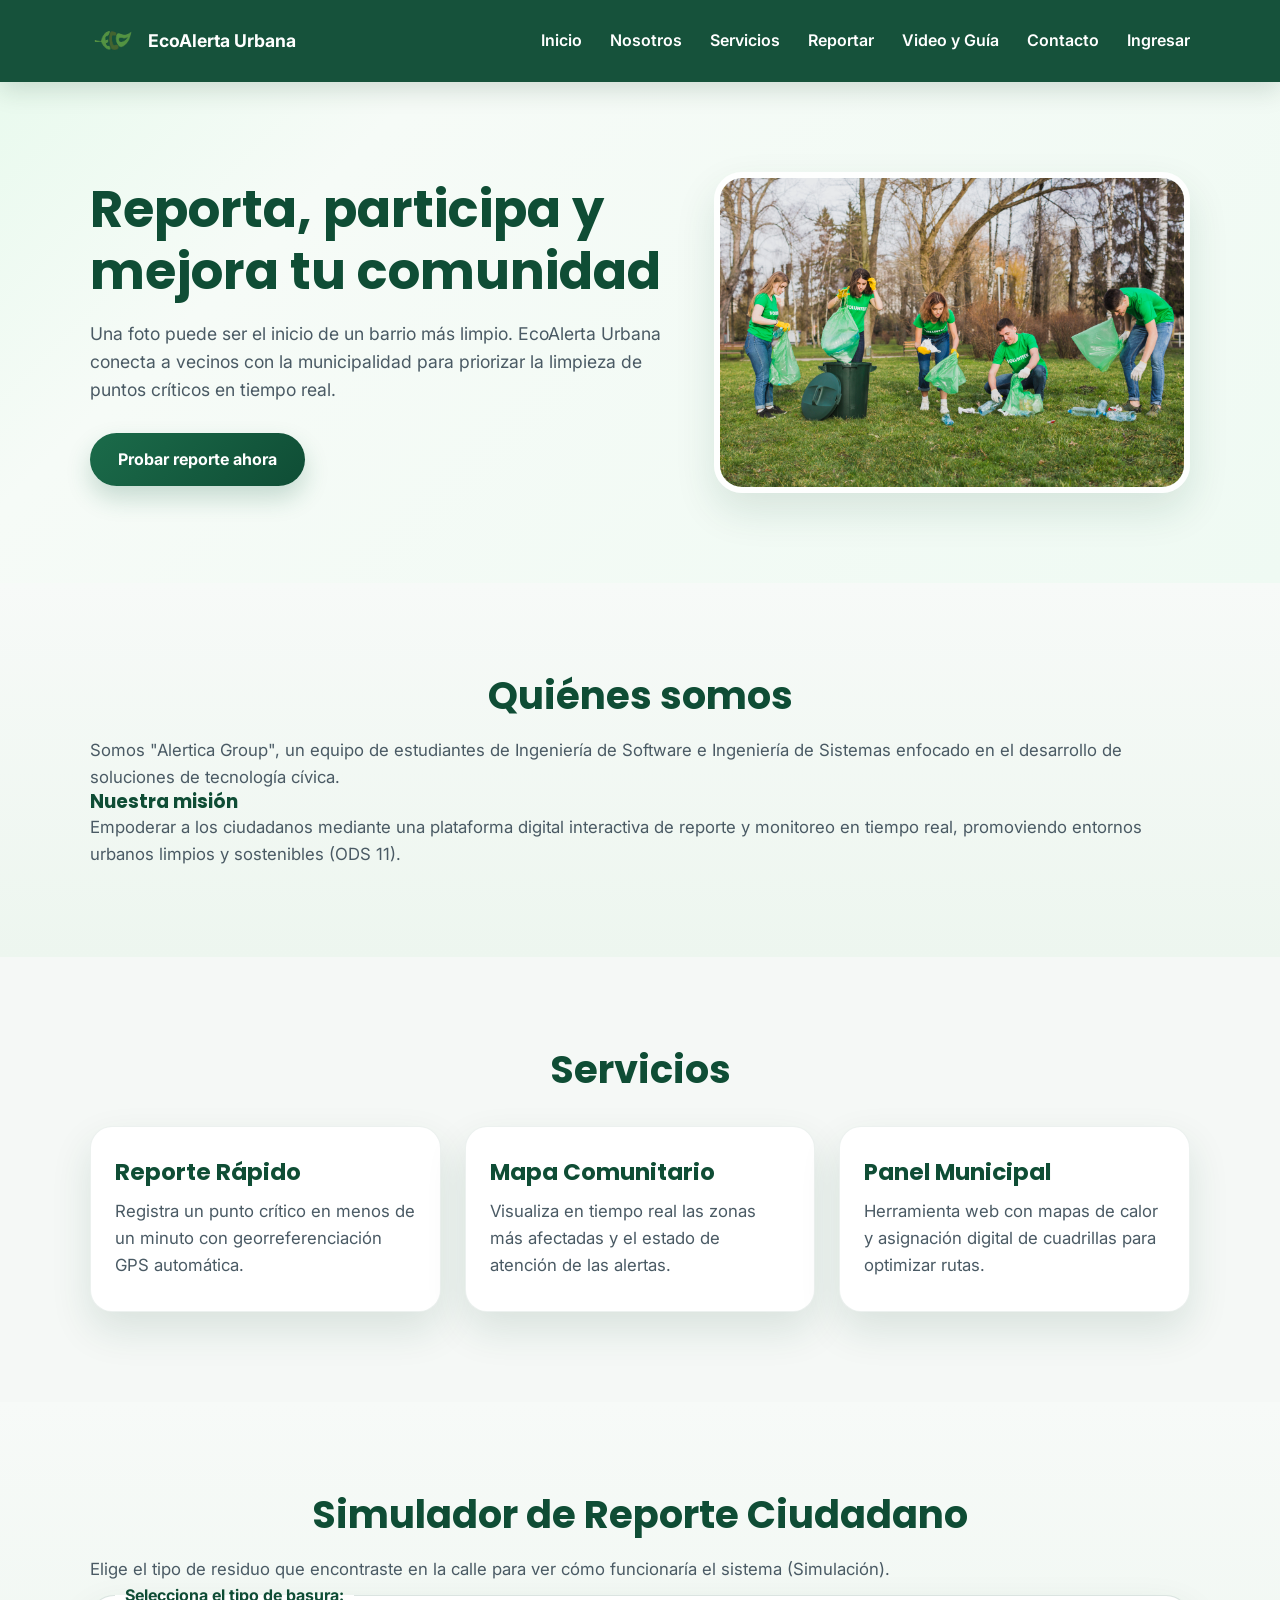
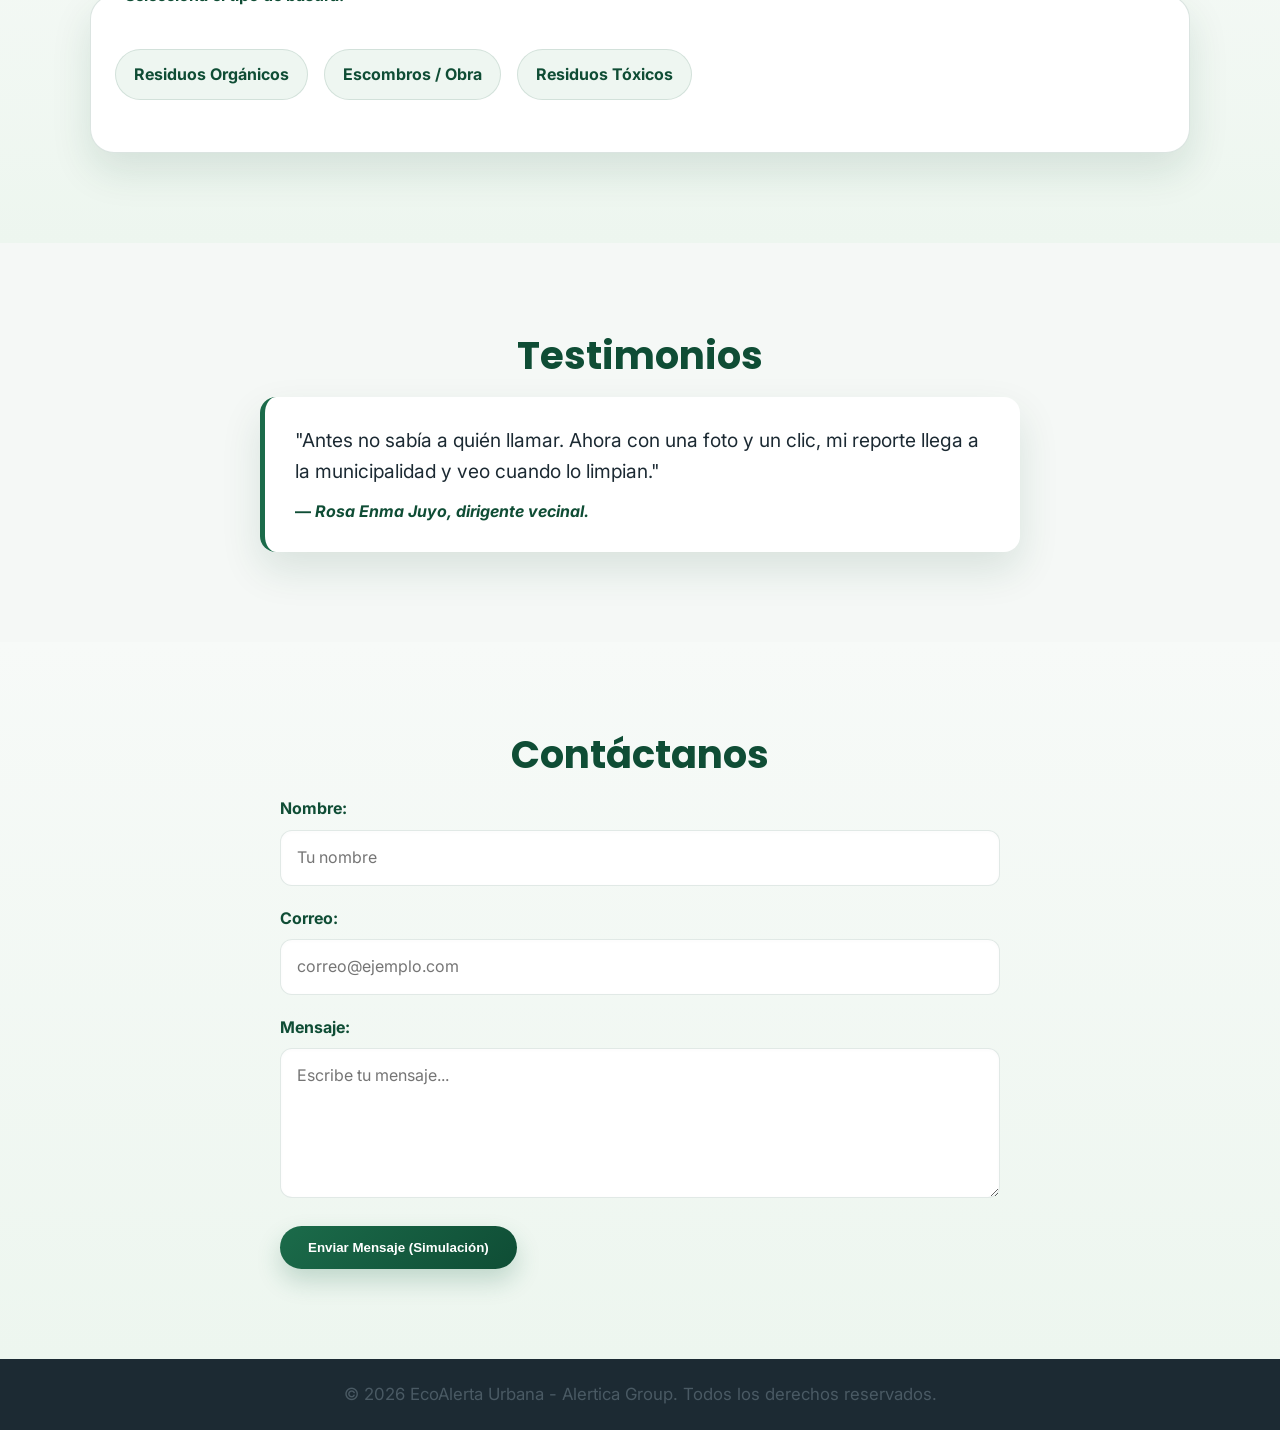
<file: web_site/index.html>
<!DOCTYPE html>
<html lang="es">

<head>
  <meta charset="UTF-8">
  <meta name="viewport" content="width=device-width, initial-scale=1.0">
  <title>EcoAlerta Urbana - Gestión Colaborativa de Residuos</title>
  <link rel="stylesheet" href="../css/estilos.css">
</head>

<body> 

  <!-- ENCABEZADO CON HEADER FIJO -->
  <header class="cabecera" id="inicio">
    <div class="barra contenedor">
      <a href="index.html" class="marca">
        <img src="../images/LogoEcoAlerta.png" alt="Logotipo de EcoAlerta Urbana" width="50">
        <strong>EcoAlerta Urbana</strong>
      </a>

      <!-- MENÚ HORIZONTAL CON DESPLEGABLE -->
      <nav>
        <ul class="menu">
          <li><a href="#inicio">Inicio</a></li>
          <li><a href="#nosotros">Nosotros</a></li>
          <li><a href="#servicios">Servicios</a></li>
          <!-- Desplegable solicitado -->
          <li>
            <details class="desplegable">
              <summary>Reportar</summary>
              <ul class="submenu">
                <li><a href="#simulacion">Reportar Basura</a></li>
                <li><a href="#proyectos">Ver Proyectos</a></li>
              </ul>
            </details>
          </li>
          <li><a href="recursos.html">Video y Guía</a></li>
          <li><a href="#contacto">Contacto</a></li>
          <li><a href="login.html">Ingresar</a></li>
        </ul>
      </nav>
    </div>
  </header>

  <main>
    <!-- HERO SECTION -->
    <section class="hero seccion">
      <div class="contenedor dos-columnas">
        <div>
          <h1>Reporta, participa y mejora tu comunidad</h1>
          <p>Una foto puede ser el inicio de un barrio más limpio. EcoAlerta Urbana conecta a vecinos con la municipalidad para priorizar la limpieza de puntos críticos en tiempo real.</p>
          <a href="login.html" class="boton">Probar reporte ahora</a>
        </div>
        <img class="foto" src="../images/ecoAlertaBanner.jpg" alt="Equipo trabajando en la plataforma">
      </div>
    </section>

    <!-- QUIÉNES SOMOS -->
    <section id="nosotros" class="seccion fondo-gris">
      <div class="contenedor">
        <h2>Quiénes somos</h2>
        <p>Somos "Alertica Group", un equipo de estudiantes de Ingeniería de Software e Ingeniería de Sistemas enfocado en el desarrollo de soluciones de tecnología cívica.</p>
        <h3>Nuestra misión</h3>
        <p>Empoderar a los ciudadanos mediante una plataforma digital interactiva de reporte y monitoreo en tiempo real, promoviendo entornos urbanos limpios y sostenibles (ODS 11).</p>
      </div>
    </section>

    <!-- SERVICIOS -->
    <section id="servicios" class="seccion">
      <div class="contenedor">
        <h2>Servicios</h2>
        <div class="tarjetas">
          <div class="tarjeta">
            <h3>Reporte Rápido</h3>
            <p>Registra un punto crítico en menos de un minuto con georreferenciación GPS automática.</p>
          </div>
          <div class="tarjeta">
            <h3>Mapa Comunitario</h3>
            <p>Visualiza en tiempo real las zonas más afectadas y el estado de atención de las alertas.</p>
          </div>
          <div class="tarjeta">
            <h3>Panel Municipal</h3>
            <p>Herramienta web con mapas de calor y asignación digital de cuadrillas para optimizar rutas.</p>
          </div>
        </div>
      </div>
    </section>

    <!-- SIMULACIÓN DE REPORTE (EL RECORRIDO) -->
    <section id="simulacion" class="seccion fondo-gris">
      <div class="contenedor">
        <h2>Simulador de Reporte Ciudadano</h2>
        <p>Elige el tipo de residuo que encontraste en la calle para ver cómo funcionaría el sistema (Simulación).</p>
        
        <fieldset class="orientador">
          <legend>Selecciona el tipo de basura:</legend>
          
          <!-- Radios ocultos -->
          <input type="radio" name="residuo" id="organico">
          <label for="organico" class="etiqueta-radio">Residuos Orgánicos</label>

          <input type="radio" name="residuo" id="escombros">
          <label for="escombros" class="etiqueta-radio">Escombros / Obra</label>

          <input type="radio" name="residuo" id="toxico">
          <label for="toxico" class="etiqueta-radio">Residuos Tóxicos</label>

          <!-- Resultados -->
          <div class="resultados">
            <div class="respuesta organico">
              <h3>✅ Reporte Orgánico Recibido</h3>
              <p>El camión recolector pasará por tu zona en las próximas 24 horas. ¡Gracias por cuidar el ambiente!</p>
            </div>
            <div class="respuesta escombros">
              <h3>🚧 Reporte de Escombros Recibido</h3>
              <p>Se ha notificado a la cuadrilla de limpieza pesada. El tiempo estimado de respuesta es de 48 horas.</p>
            </div>
            <div class="respuesta toxico">
              <h3>⚠️ ¡Alerta Crítica Registrada!</h3>
              <p>Se ha priorizado este reporte por riesgo a la salud. Un equipo especializado acudirá hoy mismo.</p>
            </div>
          </div>
        </fieldset>
      </div>
    </section>

    <!-- TESTIMONIOS -->
    <section id="testimonios" class="seccion">
      <div class="contenedor">
        <h2>Testimonios</h2>
        <blockquote>
          <p>"Antes no sabía a quién llamar. Ahora con una foto y un clic, mi reporte llega a la municipalidad y veo cuando lo limpian."</p>
          <footer>— <cite>Rosa Enma Juyo, dirigente vecinal.</cite></footer>
        </blockquote>
      </div>
    </section>

    <!-- CONTACTO -->
    <section id="contacto" class="seccion fondo-gris">
      <div class="contenedor">
        <h2>Contáctanos</h2>
        <form action="confirmacion.html" method="GET" class="formulario">
          <div>
            <label for="nombre">Nombre:</label>
            <input type="text" id="nombre" required placeholder="Tu nombre">
          </div>
          <div>
            <label for="email">Correo:</label>
            <input type="email" id="email" required placeholder="correo@ejemplo.com">
          </div>
          <div>
            <label for="mensaje">Mensaje:</label>
            <textarea id="mensaje" minlength="10" required placeholder="Escribe tu mensaje..."></textarea>
          </div>
          <button type="submit" class="boton">Enviar Mensaje (Simulación)</button>
        </form>
      </div>
    </section>
  </main>

  <footer>
    <p>&copy; 2026 EcoAlerta Urbana - Alertica Group. Todos los derechos reservados.</p>
  </footer>

</body>
</html>
</file>
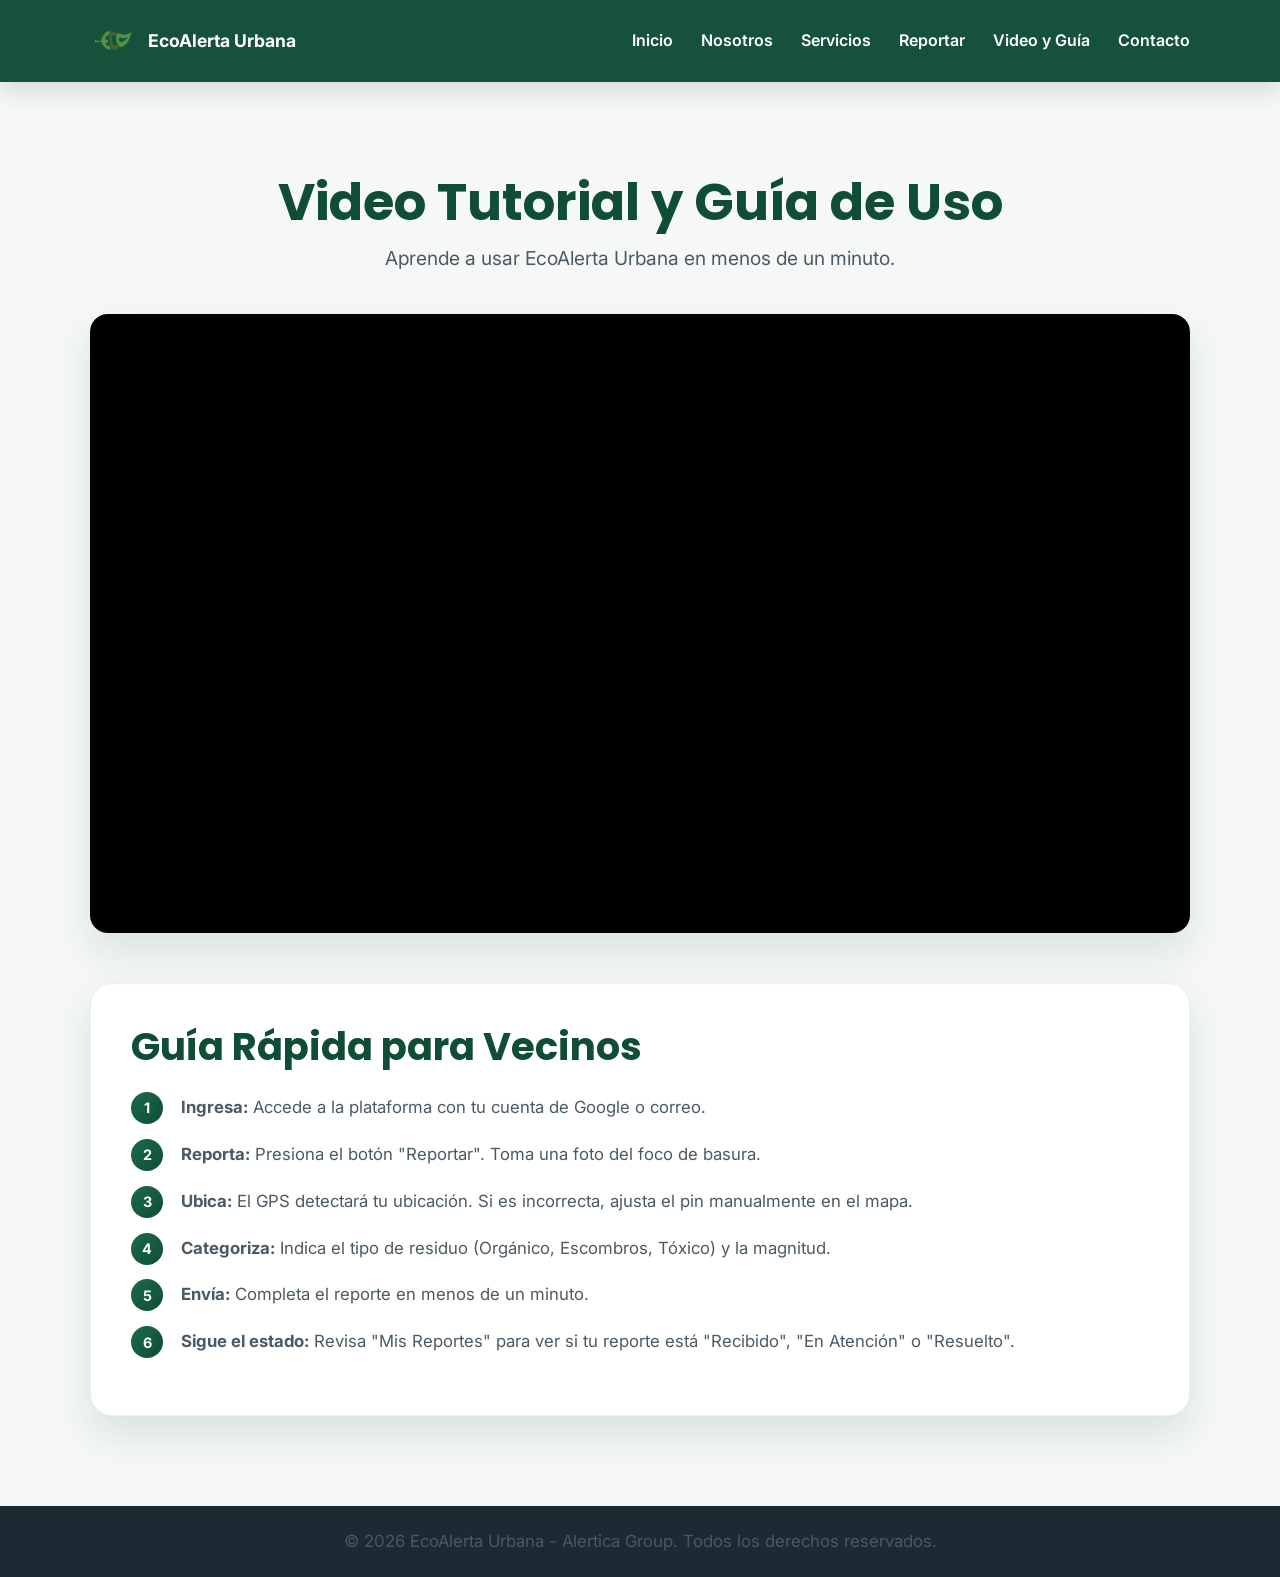
<file: web_site/recursos.html>
<!DOCTYPE html>
<html lang="es">
<head>
  <meta charset="UTF-8">
  <meta name="viewport" content="width=device-width, initial-scale=1.0">
  <title>Video y Guía - EcoAlerta Urbana</title>
  <link rel="stylesheet" href="../css/estilos.css">
  <link rel="stylesheet" href="../css/recursos.css">
</head>
<body>
  <header class="cabecera">
    <div class="barra contenedor">
      <a href="index.html" class="marca">
        <img src="../images/LogoEcoAlerta.png" alt="Logotipo de EcoAlerta Urbana" width="50">
        <strong>EcoAlerta Urbana</strong>
      </a>
      <nav>
        <ul class="menu">
          <li><a href="index.html">Inicio</a></li>
          <li><a href="index.html#nosotros">Nosotros</a></li>
          <li><a href="index.html#servicios">Servicios</a></li>
          <li>
            <details class="desplegable">
              <summary>Reportar</summary>
              <ul class="submenu">
                <li><a href="index.html#simulacion">Reportar Basura</a></li>
                <li><a href="index.html#proyectos">Ver Proyectos</a></li>
              </ul>
            </details>
          </li>
          <li><a href="recursos.html">Video y Guía</a></li>
          <li><a href="index.html#contacto">Contacto</a></li>
        </ul>
      </nav>
    </div>
  </header>

  <main>
    <section class="seccion">
      <div class="contenedor">
        <h1 class="titulo-pagina">Video Tutorial y Guía de Uso</h1>
        <p class="subtitulo-pagina">Aprende a usar EcoAlerta Urbana en menos de un minuto.</p>

        <div class="video-container">
          <!-- Reemplaza este iframe con el video real de tu grupo -->
          <iframe src="https://www.youtube.com/embed/dQw4w9WgXcQ" title="YouTube video player" frameborder="0" allow="accelerometer; autoplay; clipboard-write; encrypted-media; gyroscope; picture-in-picture" allowfullscreen></iframe>
        </div>

        <div class="guia-pasos">
          <h2>Guía Rápida para Vecinos</h2>
          <ol>
            <li><strong>Ingresa:</strong> Accede a la plataforma con tu cuenta de Google o correo.</li>
            <li><strong>Reporta:</strong> Presiona el botón "Reportar". Toma una foto del foco de basura.</li>
            <li><strong>Ubica:</strong> El GPS detectará tu ubicación. Si es incorrecta, ajusta el pin manualmente en el mapa.</li>
            <li><strong>Categoriza:</strong> Indica el tipo de residuo (Orgánico, Escombros, Tóxico) y la magnitud.</li>
            <li><strong>Envía:</strong> Completa el reporte en menos de un minuto.</li>
            <li><strong>Sigue el estado:</strong> Revisa "Mis Reportes" para ver si tu reporte está "Recibido", "En Atención" o "Resuelto".</li>
          </ol>
        </div>
      </div>
    </section>
  </main>

  <footer>
    <p>&copy; 2026 EcoAlerta Urbana - Alertica Group. Todos los derechos reservados.</p>
  </footer>
</body>
</html>
</file>
<file: css/estilos.css>
@import url("https://fonts.googleapis.com/css2?family=Inter:wght@400;500;600;700&family=Poppins:wght@600;700&display=swap");

/* Paleta según la Guía de estilos del informe (Cap. IV, Tabla 4.1) */
:root {
  --verde-oscuro: #0F4D35;   /* Verde Bosque */
  --verde-medio: #1B6B4A;    /* Verde Hoja (primario) */
  --verde-claro: #E3F2EA;    /* Verde Brote */
  --verde-suave: #EEF6F1;
  --verde-oscuro-2: #0F4D35;
  --gris-oscuro: #1C2A33;    /* Tinta */
  --gris-medio: #4A5A64;     /* Gris Pizarra */
  --gris-niebla: #C9D3D9;    /* Gris Niebla */
  --gris-claro: #F5F8F6;     /* Fondo Urbano */
  --blanco: #ffffff;
  --azul-civico: #1F5FA8;    /* En atención / foco */
  --ambar-alerta: #F2A900;   /* Recibido / urgencia media */
  --rojo-critico: #C0392B;   /* Urgencia alta / errores */
  --fuente-titulos: "Poppins", "Segoe UI", Tahoma, sans-serif;
  --fuente-texto: "Inter", "Segoe UI", Tahoma, Geneva, Verdana, sans-serif;
  --sombra: 0 18px 40px rgba(15, 77, 53, 0.12);
}

* {
  box-sizing: border-box;
  margin: 0;
  padding: 0;
}

html {
  scroll-behavior: smooth;
}

body {
  font-family: var(--fuente-texto);
  background: var(--gris-claro);
  color: var(--gris-oscuro);
  line-height: 1.6;
}

img {
  max-width: 100%;
  display: block;
}

a {
  text-decoration: none;
  color: inherit;
}

main {
  overflow: hidden;
}

.contenedor {
  width: min(1100px, 90%);
  margin: 0 auto;
}

.seccion {
  padding: 90px 0;
}

.fondo-gris {
  background: linear-gradient(180deg, #f7faf8 0%, #edf6ef 100%);
}

h1, h2, h3 {
  font-family: var(--fuente-titulos);
  line-height: 1.2;
  color: var(--verde-oscuro-2);
}

h1 {
  font-size: clamp(2.3rem, 4vw, 4rem);
  margin-bottom: 18px;
}

h2 {
  font-size: clamp(2rem, 3vw, 2.8rem);
  margin-bottom: 18px;
  text-align: center;
}

p {
  font-size: 1.05rem;
  color: var(--gris-medio);
}

/* CABECERA */
.cabecera {
  position: sticky;
  top: 0;
  z-index: 1000;
  background: rgba(15, 77, 53, 0.97);
  backdrop-filter: blur(8px);
  box-shadow: 0 8px 24px rgba(9, 47, 29, 0.15);
}

.barra {
  display: flex;
  align-items: center;
  justify-content: space-between;
  min-height: 82px;
}

.marca {
  display: inline-flex;
  align-items: center;
  gap: 12px;
  color: var(--blanco);
  font-size: 1.1rem;
  font-weight: 700;
}

.marca img {
  width: 46px;
  height: 46px;
}

.menu {
  display: flex;
  align-items: center;
  gap: 28px;
  list-style: none;
}

.menu a,
.menu summary {
  color: var(--blanco);
  font-weight: 600;
  transition: opacity 0.2s ease;
}

.menu a:hover,
.menu summary:hover {
  opacity: 0.8;
}

.desplegable {
  position: relative;
  cursor: pointer;
}

.desplegable summary {
  list-style: none;
  display: flex;
  align-items: center;
  gap: 8px;
}

.desplegable summary::-webkit-details-marker {
  display: none;
}

.submenu {
  position: absolute;
  top: calc(100% + 12px);
  left: 0;
  background: var(--blanco);
  border-radius: 14px;
  min-width: 200px;
  padding: 12px;
  box-shadow: 0 18px 40px rgba(20, 20, 20, 0.12);
  list-style: none;
  display: none;
}

.desplegable[open] .submenu {
  display: block;
}

.submenu li + li {
  margin-top: 10px;
}

.submenu a {
  color: var(--gris-oscuro);
  display: block;
  padding: 8px 10px;
  border-radius: 10px;
}

.submenu a:hover {
  background: var(--verde-claro);
  color: var(--verde-oscuro);
}

/* HERO */
.hero {
  background: linear-gradient(135deg, #e9faee 0%, #f6fbf7 24%, #effaf3 100%);
}

.dos-columnas {
  display: grid;
  grid-template-columns: 1.1fr 0.9fr;
  gap: 42px;
  align-items: center;
}

.hero p {
  margin-bottom: 28px;
  max-width: 620px;
  font-size: 1.1rem;
}

.boton {
  display: inline-block;
  background: linear-gradient(135deg, var(--verde-medio), var(--verde-oscuro));
  color: var(--blanco);
  border: none;
  padding: 14px 28px;
  border-radius: 999px;
  font-weight: 700;
  box-shadow: 0 12px 24px rgba(27, 107, 74, 0.22);
  transition: transform 0.2s ease, box-shadow 0.2s ease;
}

.boton:hover {
  transform: translateY(-2px);
  box-shadow: 0 18px 28px rgba(27, 107, 74, 0.28);
}

.foto {
  width: 100%;
  border-radius: 28px;
  box-shadow: var(--sombra);
  object-fit: cover;
  border: 6px solid rgba(255,255,255,0.9);
}

/* TARJETAS */
.tarjetas {
  display: grid;
  grid-template-columns: repeat(3, minmax(0, 1fr));
  gap: 24px;
  margin-top: 32px;
}

.tarjeta {
  background: var(--blanco);
  padding: 32px 24px;
  border-radius: 22px;
  box-shadow: var(--sombra);
  border: 1px solid rgba(15, 77, 53, 0.08);
}

.tarjeta h3 {
  margin-bottom: 12px;
  font-size: 1.45rem;
}

/* SIMULADOR */
.orientador {
  border: 1px solid rgba(15, 77, 53, 0.15);
  border-radius: 24px;
  padding: 24px;
  background: var(--blanco);
  box-shadow: var(--sombra);
}

.orientador legend {
  font-weight: 700;
  color: var(--verde-oscuro);
  padding: 0 10px;
}

input[name="residuo"] {
  display: none;
}

.etiqueta-radio {
  display: inline-block;
  margin: 16px 12px 0 0;
  padding: 12px 18px;
  border-radius: 999px;
  border: 1px solid rgba(15, 77, 53, 0.12);
  background: var(--verde-suave);
  color: var(--verde-oscuro);
  font-weight: 700;
  cursor: pointer;
  transition: all 0.2s ease;
}

#organico:checked + .etiqueta-radio,
#escombros:checked + .etiqueta-radio,
#toxico:checked + .etiqueta-radio {
  background: linear-gradient(135deg, var(--verde-medio), var(--verde-oscuro));
  color: var(--blanco);
  box-shadow: 0 10px 20px rgba(15, 77, 53, 0.2);
}

.resultados {
  margin-top: 28px;
}

.respuesta {
  display: none;
  background: linear-gradient(180deg, #f8fff9, #eefaf1);
  border: 1px solid rgba(27, 107, 74, 0.13);
  border-radius: 18px;
  padding: 24px;
}

.respuesta h3 {
  margin-bottom: 10px;
  font-size: 1.5rem;
}

#organico:checked ~ .resultados .organico,
#escombros:checked ~ .resultados .escombros,
#toxico:checked ~ .resultados .toxico {
  display: block;
}

/* TESTIMONIO */
blockquote {
  max-width: 760px;
  margin: 0 auto;
  background: var(--blanco);
  border-left: 5px solid var(--verde-medio);
  border-radius: 16px;
  padding: 28px 30px;
  box-shadow: var(--sombra);
}

blockquote p {
  color: var(--gris-oscuro);
  font-size: 1.2rem;
  margin-bottom: 12px;
}

blockquote footer {
  font-weight: 700;
  color: var(--verde-oscuro);
  background: transparent;
  padding: 0;
  text-align: left;
}

/* FORMULARIO */
.formulario {
  max-width: 720px;
  margin: 0 auto;
  display: grid;
  gap: 20px;
}

.formulario div {
  display: grid;
  gap: 8px;
}

label {
  font-weight: 700;
  color: var(--verde-oscuro);
}

input,
textarea {
  width: 100%;
  padding: 14px 16px;
  border: 1px solid rgba(15, 77, 53, 0.12);
  border-radius: 12px;
  font: inherit;
  color: var(--gris-oscuro);
  background: var(--blanco);
  box-shadow: inset 0 1px 4px rgba(0, 0, 0, 0.02);
}

input:focus,
textarea:focus {
  outline: 2px solid rgba(27, 107, 74, 0.25);
  border-color: var(--verde-medio);
}

/* Foco visible de teclado (Guía de estilos: contorno azul de 3 px) */
a:focus-visible,
button:focus-visible,
select:focus-visible,
summary:focus-visible,
[tabindex]:focus-visible {
  outline: 3px solid var(--azul-civico);
  outline-offset: 2px;
}

textarea {
  min-height: 150px;
  resize: vertical;
}

.formulario .boton {
  justify-self: start;
  margin-top: 8px;
  border: 0;
}

/* FOOTER */
footer {
  background: var(--gris-oscuro);
  color: rgba(255,255,255,0.82);
  text-align: center;
  padding: 22px 0;
}

/* RESPONSIVE */
@media (max-width: 820px) {
  .dos-columnas,
  .tarjetas {
    grid-template-columns: 1fr;
  }

  .menu {
    gap: 14px;
    flex-wrap: wrap;
    justify-content: flex-end;
  }

  .barra {
    align-items: flex-start;
    flex-direction: column;
    padding: 18px 0;
    gap: 16px;
  }
}

@media (max-width: 560px) {
  .seccion {
    padding: 70px 0;
  }

  .menu {
    justify-content: flex-start;
  }

  .submenu {
    position: static;
    margin-top: 10px;
    box-shadow: none;
    background: rgba(255,255,255,0.08);
  }

  .submenu a {
    color: var(--blanco);
    background: rgba(255,255,255,0.08);
  }

  .boton {
    width: 100%;
    text-align: center;
  }
}
</file>
<file: css/recursos.css>
.titulo-pagina {
  text-align: center;
  margin-bottom: 10px;
}

.subtitulo-pagina {
  text-align: center;
  font-size: 1.2rem;
  color: var(--gris-medio);
  margin-bottom: 40px;
}

.video-container {
  position: relative;
  padding-bottom: 56.25%; /* Proporción 16:9 */
  height: 0;
  overflow: hidden;
  border-radius: 18px;
  box-shadow: var(--sombra);
  margin-bottom: 50px;
  background: #000;
}

.video-container iframe {
  position: absolute;
  top: 0;
  left: 0;
  width: 100%;
  height: 100%;
  border: none;
}

.guia-pasos {
  background: var(--blanco);
  padding: 40px;
  border-radius: 22px;
  box-shadow: var(--sombra);
  border: 1px solid rgba(15, 77, 53, 0.08);
}

.guia-pasos h2 {
  text-align: left;
  margin-bottom: 24px;
}

.guia-pasos ol {
  list-style: none;
  counter-reset: paso;
  padding: 0;
}

.guia-pasos li {
  counter-increment: paso;
  position: relative;
  padding-left: 50px;
  margin-bottom: 20px;
  font-size: 1.05rem;
  color: var(--gris-medio);
}

.guia-pasos li::before {
  content: counter(paso);
  position: absolute;
  left: 0;
  top: -2px;
  width: 32px;
  height: 32px;
  background: linear-gradient(135deg, var(--verde-medio), var(--verde-oscuro));
  color: var(--blanco);
  border-radius: 50%;
  display: flex;
  align-items: center;
  justify-content: center;
  font-weight: 700;
  font-size: 0.9rem;
}
</file>
